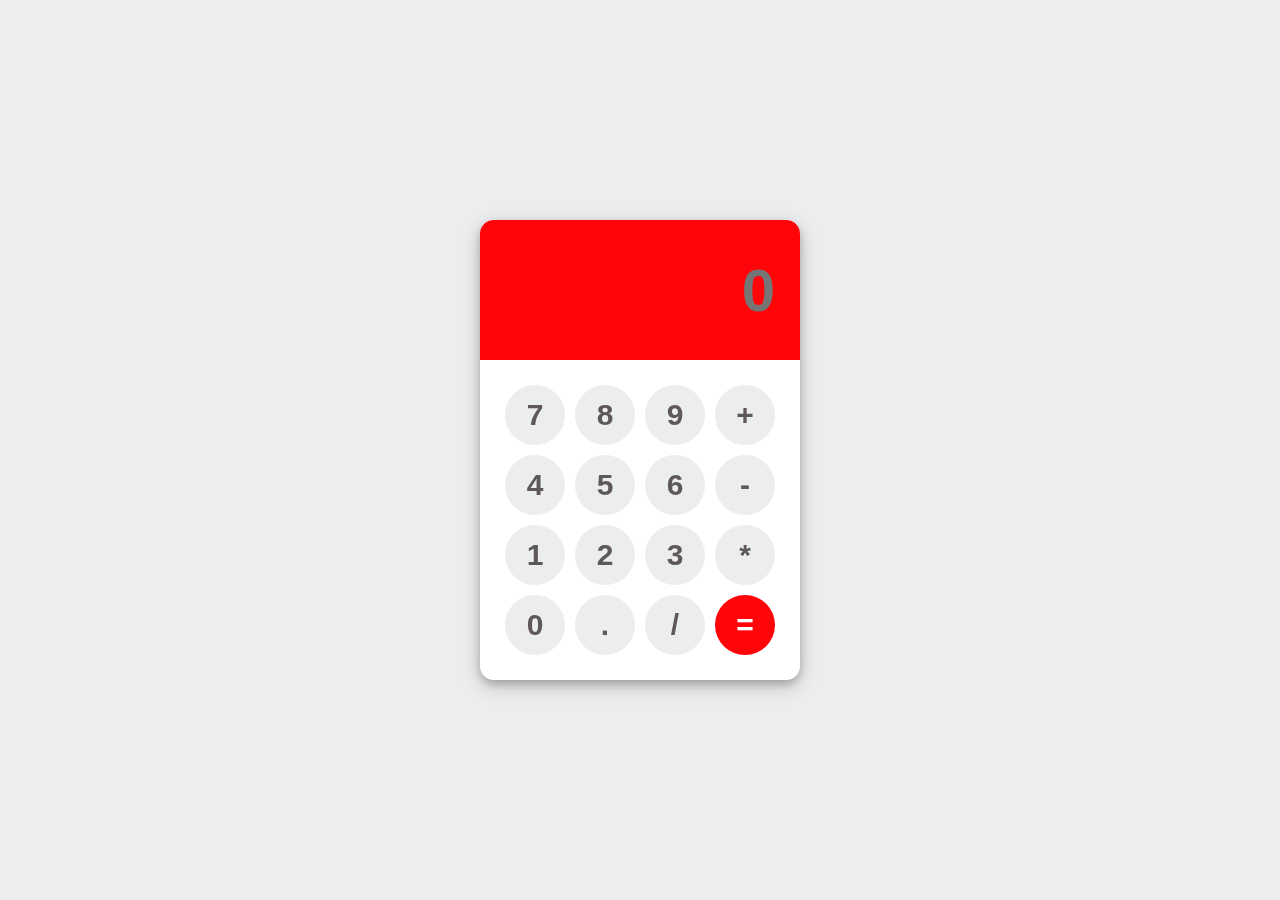
<file: index.html>
<html>

<head>
    <meta charset="utf-8">
    <title>JavaSctipt Calculator | Web Dev Trick</title>
    <link rel="stylesheet" href="style.css">
</head>

<body>

    <div class="container">
        <form name="form">
            <div class="display">
                <input type="text" placeholder="0" name="displayResult" />
            </div>
            <div class="buttons">
                <div class="row">
                    <input type="button" name="b7" value="7" onClick="calcNumbers(b7.value)">
                    <input type="button" name="b8" value="8" onClick="calcNumbers(b8.value)">
                    <input type="button" name="b9" value="9" onClick="calcNumbers(b9.value)">
                    <input type="button" name="addb" value="+" onClick="calcNumbers(addb.value)">
                </div>

                <div class="row">
                    <input type="button" name="b4" value="4" onClick="calcNumbers(b4.value)">
                    <input type="button" name="b5" value="5" onClick="calcNumbers(b5.value)">
                    <input type="button" name="b6" value="6" onClick="calcNumbers(b6.value)">
                    <input type="button" name="subb" value="-" onClick="calcNumbers(subb.value)">
                </div>

                <div class="row">
                    <input type="button" name="b1" value="1" onClick="calcNumbers(b1.value)">
                    <input type="button" name="b2" value="2" onClick="calcNumbers(b2.value)">
                    <input type="button" name="b3" value="3" onClick="calcNumbers(b3.value)">
                    <input type="button" name="mulb" value="*" onClick="calcNumbers(mulb.value)">
                </div>

                <div class="row">
                    <input type="button" name="b0" value="0" onClick="calcNumbers(b0.value)">
                    <input type="button" name="potb" value="." onClick="calcNumbers(potb.value)">
                    <input type="button" name="divb" value="/" onClick="calcNumbers(divb.value)">
                    <input type="button" class="red" value="=" onClick="displayResult.value=eval(displayResult.value)">
                </div>
            </div>

        </form>
    </div>
</body>

</html>
</file>
<file: style.css>
/**
Code By Web Dev Trick ( https://webdevtrick.com )
For More Source Code Visit Our Blog ( https://webdevtrick.com )
**/

body,
html {
    background: #ECEDEF;
    margin: 0;
    padding: 0;
}

.container {
    position: fixed;
    top: 50%;
    left: 50%;
    transform: translate(-50%, -50%);
    background: #fff;
    box-shadow: 0 4px 8px 0 rgba(0, 0, 0, 0.2), 0 6px 20px 0 rgba(0, 0, 0, 0.2);
    border-radius: 14px;
    padding-bottom: 20px;
    width: 320px;

}

.display {
    width: 100%;
    height: 60px;
    padding: 40px 0;
    background: #FF0509;
    border-top-left-radius: 14px;
    border-top-right-radius: 14px;
}

.buttons {
    padding: 20px 20px 0 20px;
}

.row {
    width: 280px;
    float: left;
}

input[type=button] {
    width: 60px;
    height: 60px;
    float: left;
    padding: 0;
    margin: 5px;
    box-sizing: border-box;
    background: #ecedef;
    border: none;
    font-size: 30px;
    line-height: 30px;
    border-radius: 50%;
    font-weight: 700;
    color: #5E5858;
    cursor: pointer;

}

input[type=text] {
    width: 270px;
    height: 60px;
    float: left;
    padding: 0;
    box-sizing: border-box;
    border: none;
    background: none;
    color: #ffffff;
    text-align: right;
    font-weight: 700;
    font-size: 60px;
    line-height: 60px;
    margin: 0 25px;

}

.red {
    background: #FF0509 !important;
    color: #ffffff !important;

}
</file>
